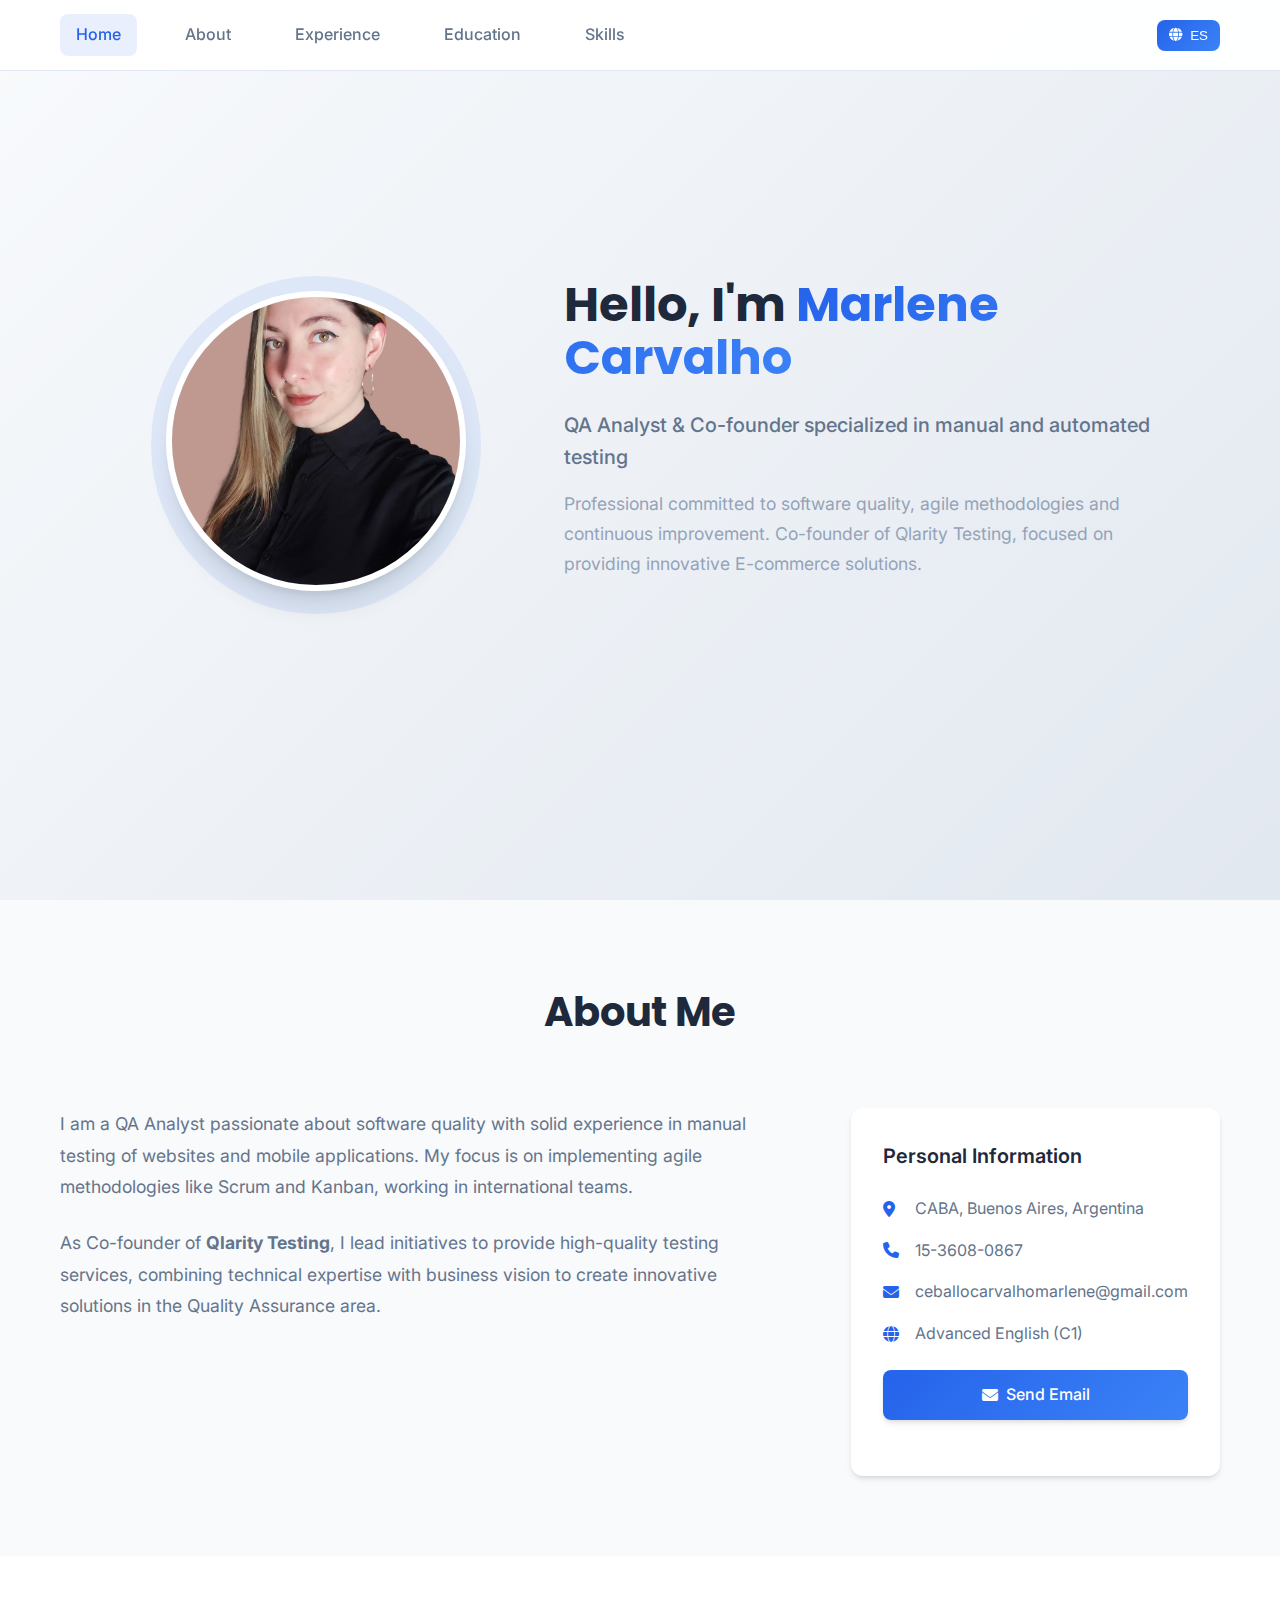
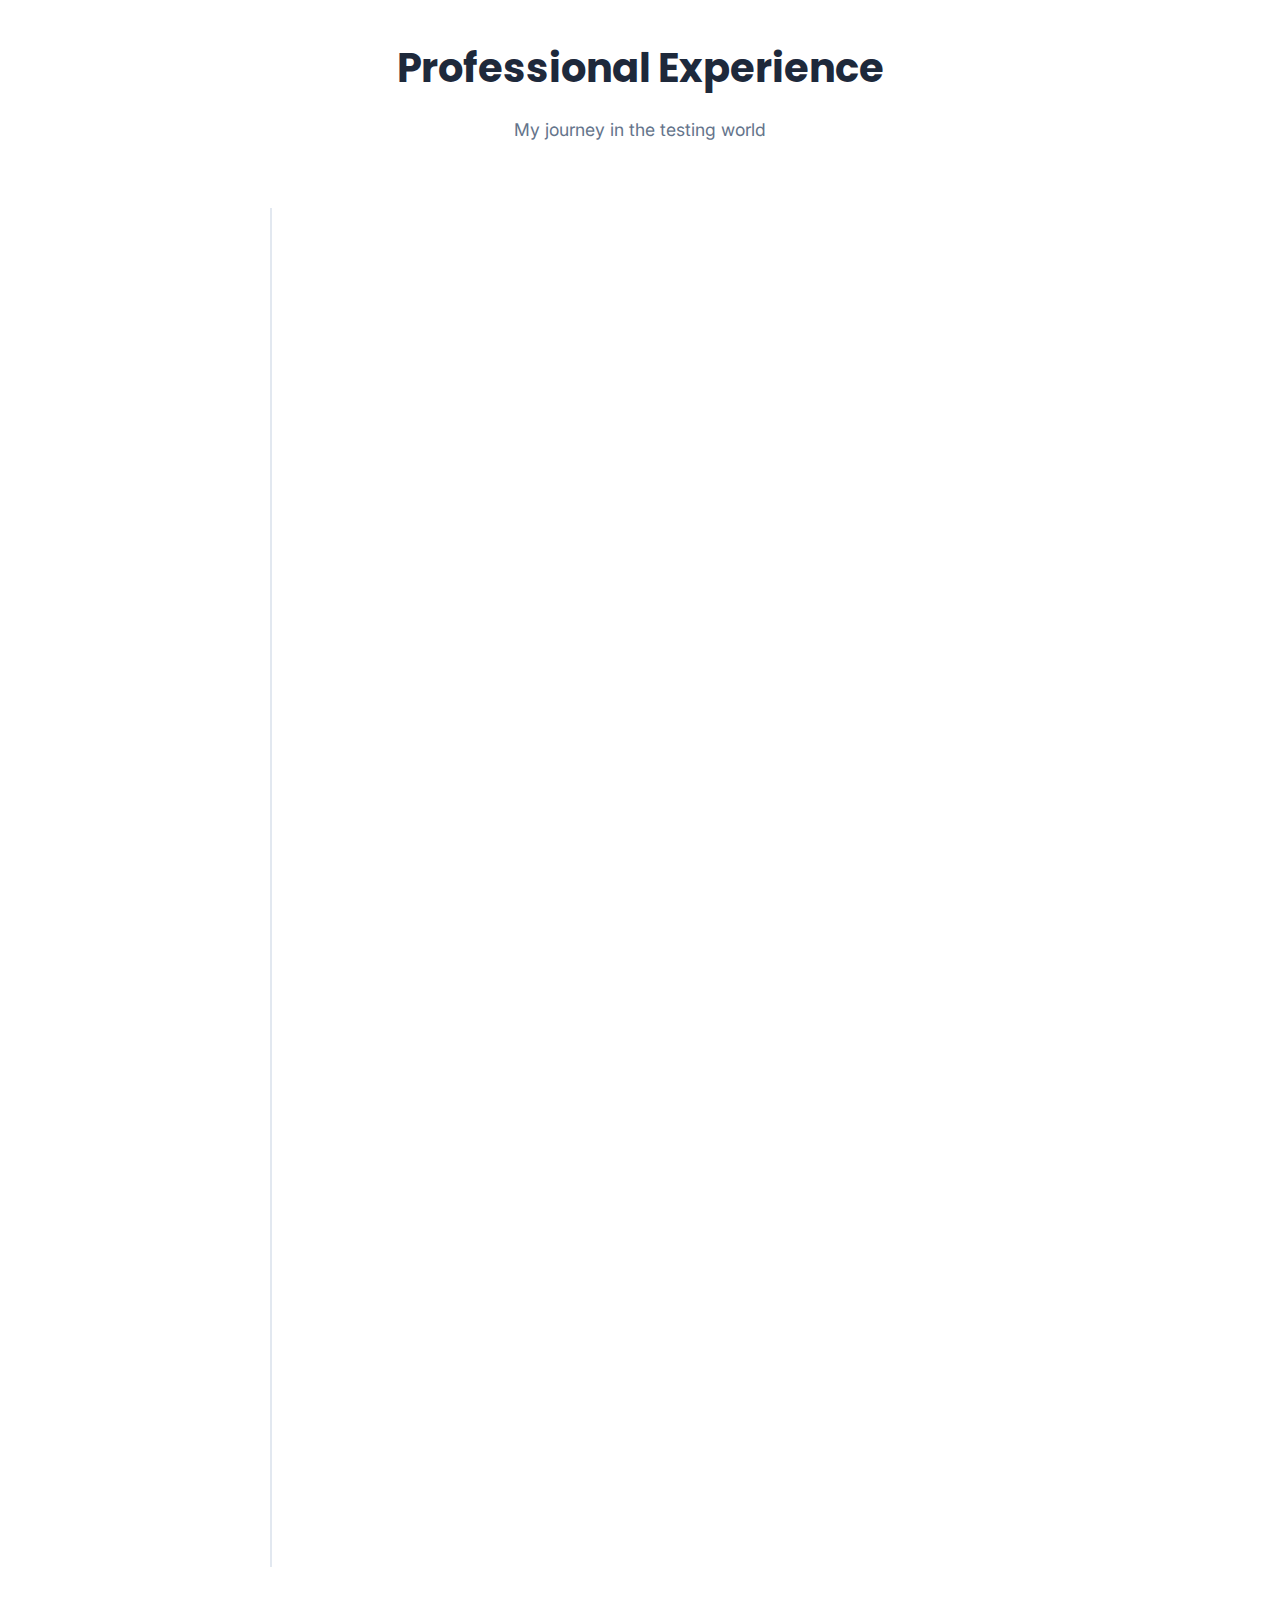
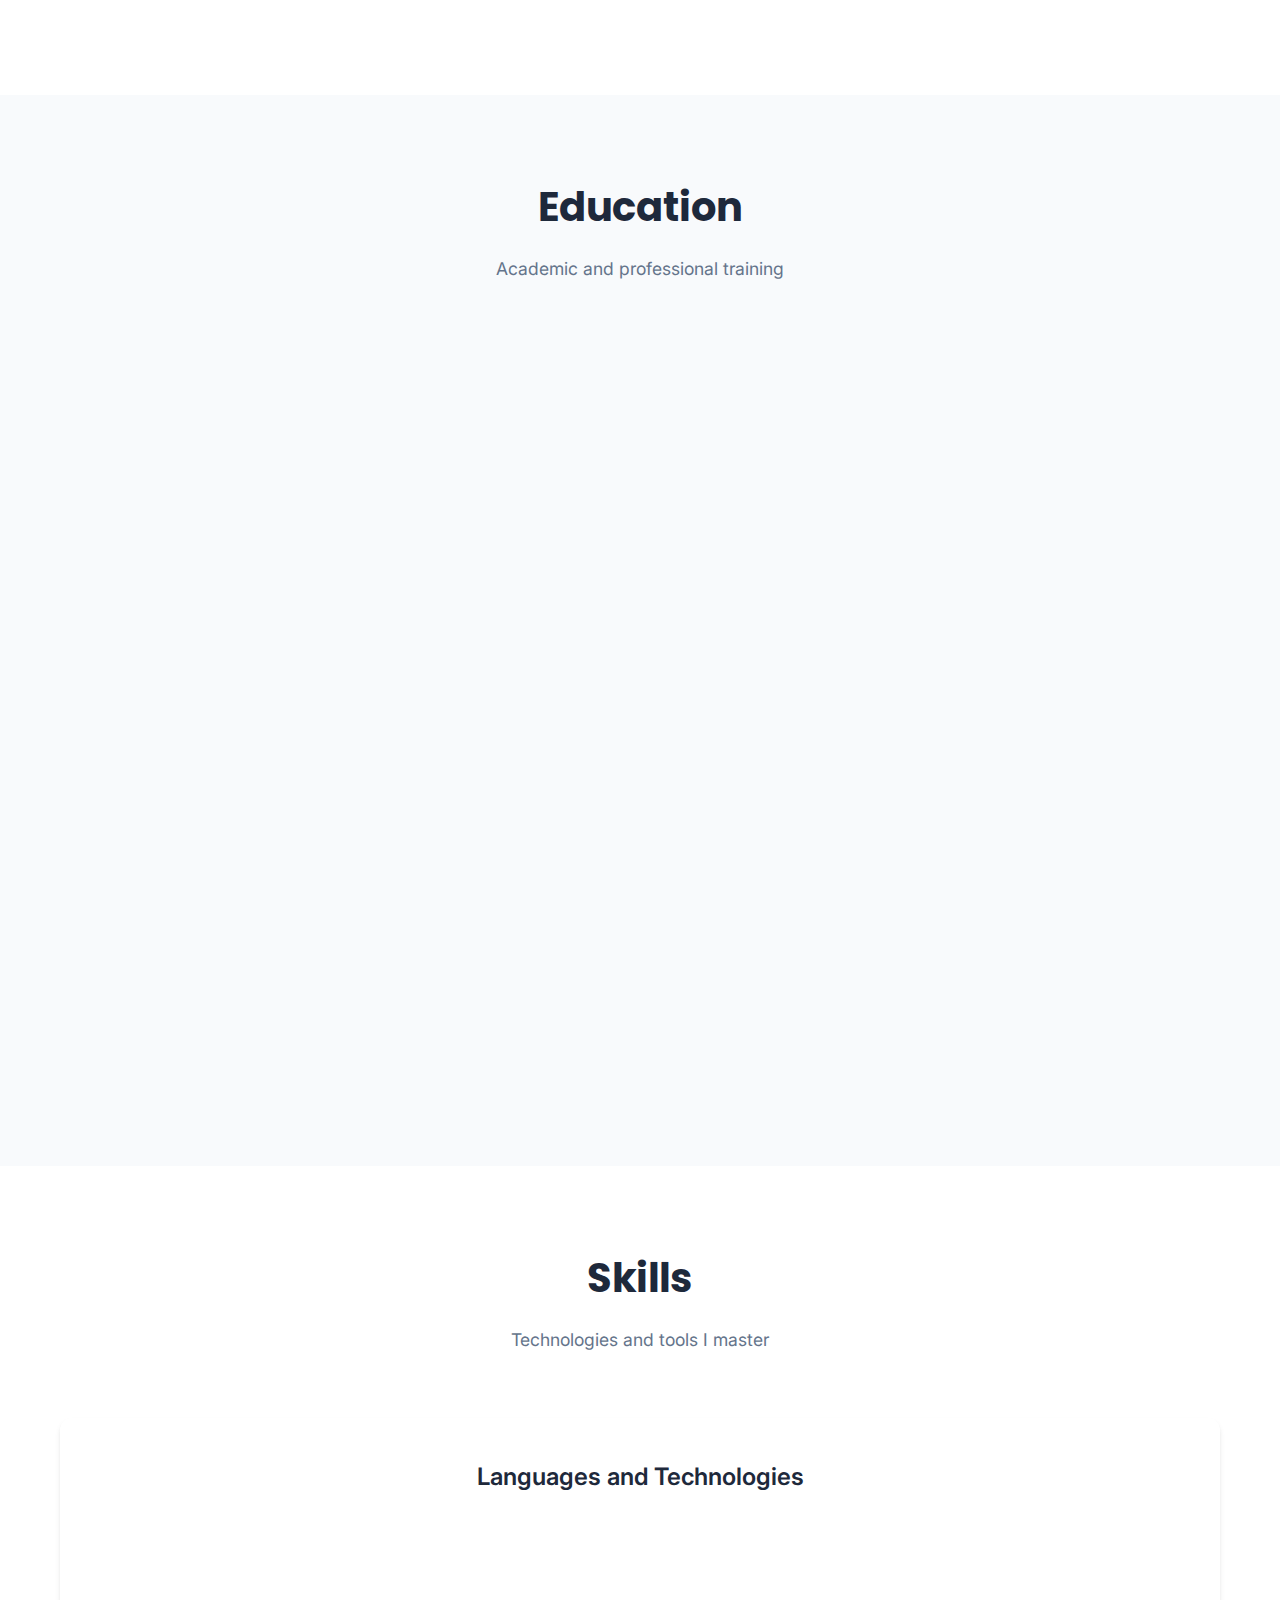
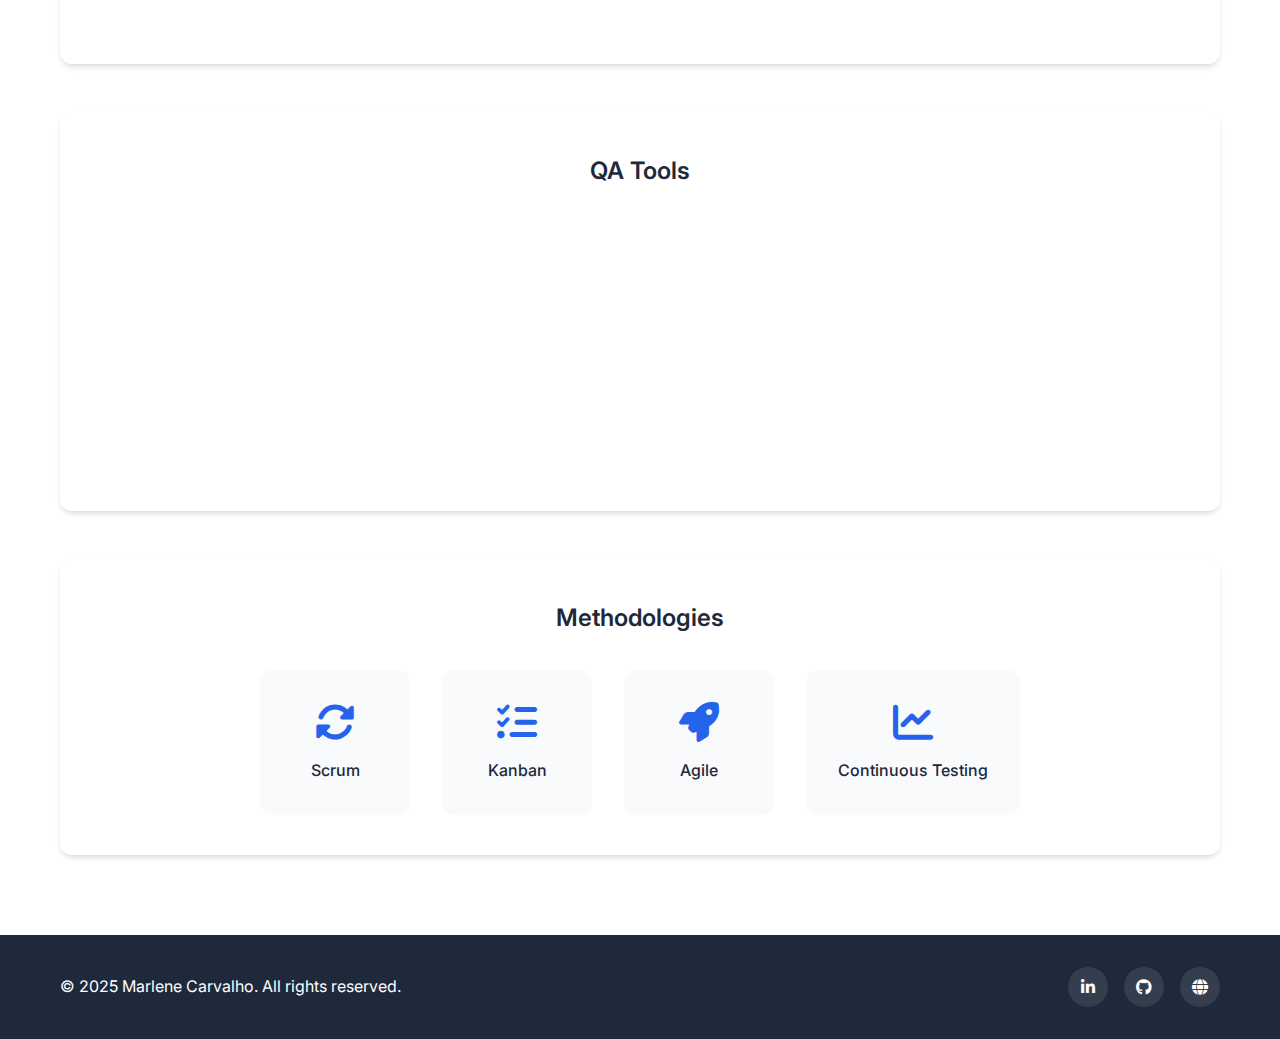
<file: index.html>
<!DOCTYPE html>
<html lang="en" id="html-root">
<head>
    <meta charset="UTF-8">
    <meta name="viewport" content="width=device-width, initial-scale=1.0">
    <title>Marlene Carvalho - QA Analyst & Co-founder</title>
    <link rel="preconnect" href="https://fonts.googleapis.com">
    <link rel="preconnect" href="https://fonts.gstatic.com" crossorigin>
    <link href="https://fonts.googleapis.com/css2?family=Inter:wght@300;400;500;600;700&family=Poppins:wght@400;500;600;700&display=swap" rel="stylesheet">
    <link rel="stylesheet" href="https://cdnjs.cloudflare.com/ajax/libs/font-awesome/6.4.0/css/all.min.css">
    <link rel="stylesheet" href="styles.css">
</head>
<body>
    <!-- Navigation -->
    <nav class="navbar">
        <div class="nav-container">
            <div class="nav-menu" id="nav-menu">
                <a href="#home" class="nav-link active" data-en="Home" data-es="Inicio">Home</a>
                <a href="#about" class="nav-link" data-en="About" data-es="Sobre mí">About</a>
                <a href="#experience" class="nav-link" data-en="Experience" data-es="Experiencia">Experience</a>
                <a href="#education" class="nav-link" data-en="Education" data-es="Educación">Education</a>
                <a href="#skills" class="nav-link" data-en="Skills" data-es="Habilidades">Skills</a>
            </div>
            <div class="nav-actions">
                <div class="language-switcher">
                    <button id="language-toggle" class="language-btn">
                        <i class="fas fa-globe"></i>
                        <span id="current-lang">ES</span>
                    </button>
                </div>
                <div class="hamburger" id="hamburger">
                    <span class="bar"></span>
                    <span class="bar"></span>
                    <span class="bar"></span>
                </div>
            </div>
        </div>
    </nav>

    <!-- Hero Section -->
    <section id="home" class="hero">
        <div class="hero-container">
            <div class="hero-content">
                <div class="hero-left">
                    <div class="hero-image">
                        <div class="image-container">
                            <img src="img/Perfilito.jpg" alt="Marlene Carvalho" class="hero-img">
                            <div class="image-decoration"></div>
                        </div>
                    </div>
                </div>
                <div class="hero-right">
                    <div class="hero-text">
                        <h1 class="hero-title">
                            <span data-en="Hello, I'm" data-es="Hola, soy">Hello, I'm</span> <span class="highlight">Marlene Carvalho</span>
                        </h1>
                        <p class="hero-subtitle" data-en="QA Analyst & Co-founder specialized in manual and automated testing" data-es="QA Analyst & Co-founder especializada en testing manual y automatizado">QA Analyst & Co-founder specialized in manual and automated testing</p>
                        <p class="hero-description" data-en="Professional committed to software quality, agile methodologies and continuous improvement. Co-founder of Qlarity Testing, focused on providing innovative E-commerce solutions." data-es="Profesional comprometida con la calidad del software, metodologías ágiles y la mejora continua. Co-fundadora de Qlarity Testing, enfocada en brindar soluciones en E-commerce innovadoras.">
                            Professional committed to software quality, agile methodologies and continuous improvement. 
                            Co-founder of Qlarity Testing, focused on providing innovative E-commerce solutions.
                        </p>
                    </div>
                </div>
            </div>
        </div>
    </section>

    <!-- About Section -->
    <section id="about" class="about">
        <div class="container">
            <div class="section-header">
                <h2 class="section-title" data-en="About Me" data-es="Sobre mí">About Me</h2>
            </div>
            <div class="about-content">
                <div class="about-text">
                    <p data-en="I am a QA Analyst passionate about software quality with solid experience in manual testing of websites and mobile applications. My focus is on implementing agile methodologies like Scrum and Kanban, working in international teams." data-es="Soy una QA Analyst apasionada por la calidad del software con experiencia sólida en testing manual de sitios web y aplicaciones móviles. Mi enfoque se centra en la implementación de metodologías ágiles como Scrum y Kanban, trabajando en equipos internacionales.">
                        I am a QA Analyst passionate about software quality with solid experience in manual testing 
                        of websites and mobile applications. My focus is on implementing agile methodologies 
                        like Scrum and Kanban, working in international teams.
                    </p>
                    <p data-en="As Co-founder of <strong>Qlarity Testing</strong>, I lead initiatives to provide high-quality testing services, combining technical expertise with business vision to create innovative solutions in the Quality Assurance area." data-es="Como Co-fundadora de <strong>Qlarity Testing</strong>, lidero iniciativas para brindar servicios de testing de alta calidad, combinando experiencia técnica con visión empresarial para crear soluciones innovadoras en el área de Quality Assurance.">
                        As Co-founder of <strong>Qlarity Testing</strong>, I lead initiatives to provide 
                        high-quality testing services, combining technical expertise with business vision to create 
                        innovative solutions in the Quality Assurance area.
                    </p>
                </div>
                <div class="about-info">
                    <div class="info-card">
                        <h3 data-en="Personal Information" data-es="Información Personal">Personal Information</h3>
                        <div class="info-item">
                            <i class="fas fa-map-marker-alt"></i>
                            <span>CABA, Buenos Aires, Argentina</span>
                        </div>
                        <div class="info-item">
                            <i class="fas fa-phone"></i>
                            <span>15-3608-0867</span>
                        </div>
                        <div class="info-item">
                            <i class="fas fa-envelope"></i>
                            <span>ceballocarvalhomarlene@gmail.com</span>
                        </div>
                        <div class="info-item">
                            <i class="fas fa-globe"></i>
                            <span data-en="Advanced English (C1)" data-es="Inglés avanzado (C1)">Advanced English (C1)</span>
                        </div>
                        
                        <div class="contact-button">
                            <a href="mailto:ceballocarvalhomarlene@gmail.com" class="btn btn-primary btn-full">
                                <i class="fas fa-envelope"></i>
                                <span data-en="Send Email" data-es="Enviar Email">Send Email</span>
                            </a>
                        </div>
                        
                    </div>
                </div>
            </div>
        </div>
    </section>

    <!-- Experience Section -->
    <section id="experience" class="experience">
        <div class="container">
            <div class="section-header">
                <h2 class="section-title" data-en="Professional Experience" data-es="Experiencia Profesional">Professional Experience</h2>
                <p class="section-subtitle" data-en="My journey in the testing world" data-es="Mi trayectoria en el mundo del testing">My journey in the testing world</p>
            </div>
            <div class="timeline">
                <div class="timeline-item">
                    <div class="timeline-marker"></div>
                    <div class="timeline-content">
                        <div class="timeline-header">
                            <h3>Co-founder & QA Lead</h3>
                            <span class="company">Qlarity Testing</span>
                            <span class="period" data-en="May 2025 - Present" data-es="Mayo 2025 - Presente">May 2025 - Present</span>
                        </div>
                        <p class="timeline-description" data-en="Co-founder of company specialized in Quality Assurance services. Leadership in testing strategies, implementation of quality processes and development of innovative solutions for international clients." data-es="Co-fundadora de empresa especializada en servicios de Quality Assurance. Liderazgo en estrategias de testing, implementación de procesos de calidad y desarrollo de soluciones innovadoras para clientes internacionales.">
                            Co-founder of company specialized in Quality Assurance services. Leadership in 
                            testing strategies, implementation of quality processes and development of 
                            innovative solutions for E-commerce sites.
                        </p>
                        <div class="timeline-tags">
                            <span class="tag" data-en="Leadership" data-es="Liderazgo">Leadership</span>
                            <span class="tag" data-en="QA Strategy" data-es="Estrategia QA">QA Strategy</span>
                            <span class="tag" data-en="Entrepreneurship" data-es="Emprendimiento">Entrepreneurship</span>
                            <span class="tag" data-en="Team Management" data-es="Gestión de equipos">Team Management</span>
                        </div>
                    </div>
                </div>

                <div class="timeline-item">
                    <div class="timeline-marker"></div>
                    <div class="timeline-content">
                        <div class="timeline-header">
                            <h3>Quality Assurance Tester</h3>
                            <span class="company">MRM Worldwide Argentina S.R.L.</span>
                            <span class="period" data-en="June 2022 - November 2023" data-es="Junio 2022 - Noviembre 2023">June 2022 - November 2023</span>
                        </div>
                        <p class="timeline-description" data-en="Implementation of Scrum/Kanban methodologies in international team. Comprehensive manual testing of websites and mobile applications, detailed reporting and issue tracking until resolution." data-es="Implementación de metodologías Scrum/Kanban en equipo internacional. Testing manual exhaustivo de sitios web y aplicaciones móviles, reporte detallado y seguimiento de issues hasta su resolución.">
                            Implementation of Scrum/Kanban methodologies in international team. Comprehensive manual 
                            testing of websites and mobile applications, detailed reporting and issue tracking 
                            until resolution.
                        </p>
                        <div class="timeline-tags">
                            <span class="tag">Scrum</span>
                            <span class="tag" data-en="Manual Testing" data-es="Testing Manual">Manual Testing</span>
                            <span class="tag" data-en="Mobile Testing" data-es="Mobile Testing">Mobile Testing</span>
                            <span class="tag" data-en="Bug Tracking" data-es="Bug Tracking">Bug Tracking</span>
                        </div>
                    </div>
                </div>

                <div class="timeline-item">
                    <div class="timeline-marker"></div>
                    <div class="timeline-content">
                        <div class="timeline-header">
                            <h3 data-en="Administrative Agent" data-es="Agente Administrativo">Administrative Agent</h3>
                            <span class="company" data-en="Federal Penitentiary Service" data-es="Servicio Penitenciario Federal">Federal Penitentiary Service</span>
                            <span class="period" data-en="December 2017 - Present" data-es="Diciembre 2017 - Presente">December 2017 - Present</span>
                        </div>
                        <p class="timeline-description" data-en="Administrative management using GDE System, effective communication with affiliates, identification and reporting of defects in SEIE System, contributing to continuous improvement of internal processes." data-es="Gestión administrativa utilizando Sistema GDE, comunicación efectiva con afiliados, identificación y reporte de defectos en el Sistema SEIE, contribuyendo a la mejora continua de procesos internos.">
                            Administrative management using GDE System, effective communication with affiliates, 
                            identification and reporting of defects in SEIE System, contributing to continuous 
                            improvement of internal processes.
                        </p>
                        <div class="timeline-tags">
                            <span class="tag" data-en="Administration" data-es="Administración">Administration</span>
                            <span class="tag" data-en="Systems" data-es="Sistemas">Systems</span>
                            <span class="tag" data-en="Communication" data-es="Comunicación">Communication</span>
                            <span class="tag" data-en="Processes" data-es="Procesos">Processes</span>
                        </div>
                    </div>
                </div>

                <div class="timeline-item">
                    <div class="timeline-marker"></div>
                    <div class="timeline-content">
                        <div class="timeline-header">
                            <h3 data-en="Marketing Assistant" data-es="Asistente en Marketing">Marketing Assistant</h3>
                            <span class="company" data-en="Cuatro Group Real Estate" data-es="Cuatro Group Bienes Raíces">Cuatro Group Real Estate</span>
                            <span class="period" data-en="September 2015 - August 2017" data-es="Septiembre 2015 - Agosto 2017">September 2015 - August 2017</span>
                        </div>
                        <p class="timeline-description" data-en="Comprehensive support in digital and traditional marketing strategies, acquisition and retention of new clients, real estate market analysis." data-es="Apoyo integral en estrategias de marketing digital y tradicional, captación y fidelización de nuevos clientes, análisis de mercado inmobiliario.">
                            Comprehensive support in digital and traditional marketing strategies, acquisition and 
                            retention of new clients, real estate market analysis.
                        </p>
                        <div class="timeline-tags">
                            <span class="tag" data-en="Marketing" data-es="Marketing">Marketing</span>
                            <span class="tag" data-en="Acquisition" data-es="Captación">Acquisition</span>
                            <span class="tag" data-en="Analysis" data-es="Análisis">Analysis</span>
                        </div>
                    </div>
                </div>
            </div>
        </div>
    </section>

    <!-- Education Section -->
    <section id="education" class="education">
        <div class="container">
            <div class="section-header">
                <h2 class="section-title" data-en="Education" data-es="Educación">Education</h2>
                <p class="section-subtitle" data-en="Academic and professional training" data-es="Formación académica y profesional">Academic and professional training</p>
            </div>
            <div class="education-grid">
                <div class="education-card">
                    <div class="education-icon">
                        <i class="fas fa-palette"></i>
                    </div>
                    <div class="education-content">
                        <h3 data-en="Web Design and Programming" data-es="Diseño y Programacion Web">Web Design and Programming</h3>
                        <p class="institution" data-en="Da Vinci First School of Multimedia Arts" data-es="Primera Escuela de Arte Multimedial Da Vinci">Da Vinci First School of Multimedia Arts</p>
                        <p class="period" data-en="August 2025 - In progress" data-es="Agosto 2025 - En curso">August 2025 - In progress</p>
                        <p class="description" data-en="Specialization in modern web design, user interfaces and digital experience." data-es="Especialización en diseño web moderno, interfaces de usuario y experiencia digital.">
                            Specialization in modern web design, user interfaces and digital experience.
                        </p>
                    </div>
                </div>
                <div class="education-card">
                    <div class="education-icon">
                        <i class="fas fa-graduation-cap"></i>
                    </div>
                    <div class="education-content">
                        <h3 data-en="Multimedia and Interaction Design" data-es="Diseño Multimedia y de Interacción">Multimedia and Interaction Design</h3>
                        <p class="institution" data-en="Argentine University of Enterprise (UADE)" data-es="Universidad Argentina de la Empresa (UADE)">Argentine University of Enterprise (UADE)</p>
                        <p class="period" data-en="March 2025 - July 2025" data-es="Marzo 2025 - Julio 2025">March 2025 - July 2025</p>
                        <p class="description" data-en="Comprehensive training in digital design, user experience and multimedia technologies." data-es="Formación integral en diseño digital, experiencia de usuario y tecnologías multimedia.">
                            Comprehensive training in digital design, user experience and multimedia technologies.
                        </p>
                    </div>
                </div>

                <div class="education-card">
                    <div class="education-icon">
                        <i class="fas fa-laptop-code"></i>
                    </div>
                    <div class="education-content">
                        <h3 data-en="Systems Analyst" data-es="Analista de Sistemas">Systems Analyst</h3>
                        <p class="institution" data-en="Da Vinci First School of Multimedia Arts" data-es="Primera Escuela de Arte Multimedial Da Vinci">Da Vinci First School of Multimedia Arts</p>
                        <p class="period" data-en="March 2020 - July 2021" data-es="Marzo 2020 - Julio 2021">March 2020 - July 2021</p>
                        <p class="description" data-en="Solid foundations in systems analysis, programming and software architecture." data-es="Fundamentos sólidos en análisis de sistemas, programación y arquitectura de software.">
                            Solid foundations in systems analysis, programming and software architecture.
                        </p>
                    </div>
                </div>

                <div class="education-card">
                    <div class="education-icon">
                        <i class="fas fa-certificate"></i>
                    </div>
                    <div class="education-content">
                        <h3 data-en="QA Bootcamp" data-es="Bootcamp QA">QA Bootcamp</h3>
                        <p class="institution">AcademiaQA.com</p>
                        <p class="period" data-en="May 2023 - June 2023" data-es="Mayo 2023 - Junio 2023">May 2023 - June 2023</p>
                        <p class="description" data-en="Intensive training in testing, advanced tools and agile methodologies." data-es="Intensivo en testing, herramientas avanzadas y metodologías ágiles.">
                            Intensive training in testing, advanced tools and agile methodologies.
                        </p>
                    </div>
                </div>
                <div class="education-card">
                    <div class="education-icon">
                        <i class="fas fa-bug"></i>
                    </div>
                    <div class="education-content">
                        <h3 data-en="QA Testing Course" data-es="Curso QA Testing">QA Testing Course</h3>
                        <p class="institution" data-en="'Codo a Codo' Program" data-es="Programa 'Codo a Codo'">Codo a Codo Program</p>
                        <p class="period" data-en="March 2022 - July 2022" data-es="Marzo 2022 - Julio 2022">March 2022 - July 2022</p>
                        <p class="description" data-en="Specialization in testing methodologies, QA tools and best practices." data-es="Especialización en metodologías de testing, herramientas QA y mejores prácticas.">
                            Specialization in testing methodologies, QA tools and best practices.
                        </p>
                    </div>
                </div>
            </div>
        </div>
    </section>

    <!-- Skills Section -->
    <section id="skills" class="skills">
        <div class="container">
            <div class="section-header">
                <h2 class="section-title" data-en="Skills" data-es="Habilidades">Skills</h2>
                <p class="section-subtitle" data-en="Technologies and tools I master" data-es="Tecnologías y herramientas que domino">Technologies and tools I master</p>
            </div>
            <div class="skills-content">
                <div class="skills-category">
                    <h3 data-en="Languages and Technologies" data-es="Lenguajes y Tecnologías">Languages and Technologies</h3>
                    <div class="skills-grid">
                        <div class="skill-item">
                            <i class="fab fa-html5"></i>
                            <span>HTML5</span>
                            <div class="skill-level">
                                <div class="skill-bar" data-level="90"></div>
                            </div>
                        </div>
                        <div class="skill-item">
                            <i class="fab fa-css3-alt"></i>
                            <span>CSS3</span>
                            <div class="skill-level">
                                <div class="skill-bar" data-level="85"></div>
                            </div>
                        </div>
                        <div class="skill-item">
                            <i class="fab fa-js-square"></i>
                            <span>JavaScript</span>
                            <div class="skill-level">
                                <div class="skill-bar" data-level="80"></div>
                            </div>
                        </div>
                        <div class="skill-item">
                            <i class="fas fa-database"></i>
                            <span>MySQL</span>
                            <div class="skill-level">
                                <div class="skill-bar" data-level="75"></div>
                            </div>
                        </div>
                    </div>
                </div>

                <div class="skills-category">
                    <h3 data-en="QA Tools" data-es="Herramientas de QA">QA Tools</h3>
                    <div class="tools-grid">
                        <div class="tool-item">
                            <div class="tool-icon">
                                <i class="fas fa-bug"></i>
                            </div>
                            <div class="tool-info">
                                <h4>Jira</h4>
                                <p data-en="Project management and bug tracking" data-es="Gestión de proyectos y tracking de bugs">Project management and bug tracking</p>
                            </div>
                        </div>
                        <div class="tool-item">
                            <div class="tool-icon">
                                <i class="fas fa-flask"></i>
                            </div>
                            <div class="tool-info">
                                <h4>Postman</h4>
                                <p data-en="API and web services testing" data-es="Testing de APIs y servicios web">API and web services testing</p>
                            </div>
                        </div>
                        <div class="tool-item">
                            <div class="tool-icon">
                                <i class="fas fa-robot"></i>
                            </div>
                            <div class="tool-info">
                                <h4>Selenium</h4>
                                <p data-en="Web testing automation" data-es="Automatización de testing web">Web testing automation</p>
                            </div>
                        </div>
                        <div class="tool-item">
                            <div class="tool-icon">
                                <i class="fas fa-cog"></i>
                            </div>
                            <div class="tool-info">
                                <h4>Cypress</h4>
                                <p data-en="Modern end-to-end testing" data-es="Testing end-to-end moderno">Modern end-to-end testing</p>
                            </div>
                        </div>
                        <div class="tool-item">
                            <div class="tool-icon">
                                <i class="fas fa-check-circle"></i>
                            </div>
                            <div class="tool-info">
                                <h4>Qase</h4>
                                <p data-en="Test case management" data-es="Gestión de casos de prueba">Test case management</p>
                            </div>
                        </div>
                        <div class="tool-item">
                            <div class="tool-icon">
                                <i class="fas fa-cloud"></i>
                            </div>
                            <div class="tool-info">
                                <h4>LambdaTest</h4>
                                <p data-en="Cross-browser cloud testing" data-es="Testing cross-browser en la nube">Cross-browser cloud testing</p>
                            </div>
                        </div>
                    </div>
                </div>

                <div class="skills-category">
                    <h3 data-en="Methodologies" data-es="Metodologías">Methodologies</h3>
                    <div class="methodologies">
                        <div class="methodology-item">
                            <i class="fas fa-sync-alt"></i>
                            <span>Scrum</span>
                        </div>
                        <div class="methodology-item">
                            <i class="fas fa-tasks"></i>
                            <span>Kanban</span>
                        </div>
                        <div class="methodology-item">
                            <i class="fas fa-rocket"></i>
                            <span>Agile</span>
                        </div>
                        <div class="methodology-item">
                            <i class="fas fa-chart-line"></i>
                            <span data-en="Continuous Testing" data-es="Continuous Testing">Continuous Testing</span>
                        </div>
                    </div>
                </div>
            </div>
        </div>
    </section>

    <!-- Footer -->
    <footer class="footer">
        <div class="container">
            <div class="footer-content">
                <p data-en="&copy; 2025 Marlene Carvalho. All rights reserved." data-es="&copy; 2025 Marlene Carvalho. Todos los derechos reservados.">&copy; 2025 Marlene Carvalho. All rights reserved.</p>
                <div class="footer-links">
                    <a href="https://www.linkedin.com/in/marlcarv/" target="_blank">
                        <i class="fab fa-linkedin-in"></i>
                    </a>
                    <a href="https://github.com/MarleneCarvalho23" target="_blank">
                        <i class="fab fa-github"></i>
                    </a>
                    <a href="https://qlaritytesting.com" target="_blank">
                        <i class="fas fa-globe"></i>
                    </a>
                </div>
            </div>
        </div>
    </footer>

    <script src="scripts.js"></script>
</body>
</html>
</file>
<file: styles.css>
/* Reset and Base Styles */
* {
    margin: 0;
    padding: 0;
    box-sizing: border-box;
}

:root {
    --primary-color: #2563eb;
    --primary-dark: #1d4ed8;
    --secondary-color: #64748b;
    --accent-color: #f59e0b;
    --text-primary: #1e293b;
    --text-secondary: #64748b;
    --text-light: #94a3b8;
    --bg-primary: #ffffff;
    --bg-secondary: #f8fafc;
    --bg-accent: #f1f5f9;
    --border-color: #e2e8f0;
    --shadow-sm: 0 1px 2px 0 rgb(0 0 0 / 0.05);
    --shadow-md: 0 4px 6px -1px rgb(0 0 0 / 0.1), 0 2px 4px -2px rgb(0 0 0 / 0.1);
    --shadow-lg: 0 10px 15px -3px rgb(0 0 0 / 0.1), 0 4px 6px -4px rgb(0 0 0 / 0.1);
    --shadow-xl: 0 20px 25px -5px rgb(0 0 0 / 0.1), 0 8px 10px -6px rgb(0 0 0 / 0.1);
    --gradient-primary: linear-gradient(135deg, #2563eb 0%, #3b82f6 100%);
    --gradient-secondary: linear-gradient(135deg, #64748b 0%, #475569 100%);
    --border-radius: 8px;
    --border-radius-lg: 12px;
    --transition: all 0.3s cubic-bezier(0.4, 0, 0.2, 1);
}

html {
    scroll-behavior: smooth;
}

body {
    font-family: 'Inter', -apple-system, BlinkMacSystemFont, 'Segoe UI', Roboto, sans-serif;
    line-height: 1.6;
    color: var(--text-primary);
    background-color: var(--bg-primary);
    overflow-x: hidden;
}

.container {
    max-width: 1200px;
    margin: 0 auto;
    padding: 0 20px;
}

/* Navigation */
.navbar {
    position: fixed;
    top: 0;
    left: 0;
    right: 0;
    background: rgba(255, 255, 255, 0.95);
    backdrop-filter: blur(10px);
    border-bottom: 1px solid var(--border-color);
    z-index: 1000;
    transition: var(--transition);
}

.nav-container {
    max-width: 1200px;
    margin: 0 auto;
    padding: 0 20px;
    display: flex;
    justify-content: space-between;
    align-items: center;
    height: 70px;
}

.nav-logo {
    display: flex;
    align-items: center;
    gap: 12px;
    font-weight: 600;
    color: var(--text-primary);
    text-decoration: none;
}

.profile-img {
    width: 40px;
    height: 40px;
    border-radius: 50%;
    object-fit: cover;
    border: 2px solid var(--primary-color);
}

.logo-text {
    font-size: 1.1rem;
    font-weight: 600;
}

.nav-menu {
    display: flex;
    gap: 2rem;
    list-style: none;
}

.nav-link {
    color: var(--text-secondary);
    text-decoration: none;
    font-weight: 500;
    padding: 8px 16px;
    border-radius: var(--border-radius);
    transition: var(--transition);
    position: relative;
}

.nav-link:hover,
.nav-link.active {
    color: var(--primary-color);
    background-color: rgba(37, 99, 235, 0.1);
}

.nav-actions {
    display: flex;
    align-items: center;
    gap: 1rem;
}

.language-switcher {
    display: flex;
    align-items: center;
}

.language-btn {
    display: flex;
    align-items: center;
    gap: 8px;
    padding: 8px 12px;
    background: var(--gradient-primary);
    color: white;
    border: none;
    border-radius: var(--border-radius);
    cursor: pointer;
    font-weight: 500;
    transition: var(--transition);
}

.language-btn:hover {
    transform: translateY(-1px);
    box-shadow: var(--shadow-md);
}

.hamburger {
    display: none;
    flex-direction: column;
    cursor: pointer;
    gap: 4px;
}

.bar {
    width: 25px;
    height: 3px;
    background-color: var(--text-primary);
    transition: var(--transition);
    border-radius: 2px;
}

/* Hero Section - Redesigned */
.hero {
    min-height: 100vh;
    display: flex;
    align-items: center;
    background: linear-gradient(135deg, #f8fafc 0%, #e2e8f0 100%);
    padding-top: 70px;
}

.hero-container {
    max-width: 1200px;
    margin: 0 auto;
    padding: 0 20px;
}

.hero-content {
    display: grid;
    grid-template-columns: 400px 1fr;
    gap: 3rem;
    align-items: center;
    min-height: 600px;
}

.hero-left {
    display: flex;
    justify-content: center;
    align-items: center;
}

.hero-right {
    display: flex;
    align-items: center;
}

.hero-image {
    position: relative;
}

.image-container {
    position: relative;
}

.hero-img {
    width: 300px;
    height: 300px;
    border-radius: 50%;
    object-fit: cover;
    border: 6px solid white;
    box-shadow: var(--shadow-xl);
    position: relative;
    z-index: 2;
}

.image-decoration {
    position: absolute;
    top: -15px;
    left: -15px;
    right: -15px;
    bottom: -15px;
    background: var(--gradient-primary);
    border-radius: 50%;
    z-index: 1;
    opacity: 0.1;
}

.hero-text {
    max-width: 600px;
}

.hero-title {
    font-family: 'Poppins', sans-serif;
    font-size: 3rem;
    font-weight: 700;
    line-height: 1.1;
    margin-bottom: 1.5rem;
    color: var(--text-primary);
}

.highlight {
    background: var(--gradient-primary);
    -webkit-background-clip: text;
    -webkit-text-fill-color: transparent;
    background-clip: text;
}

.hero-subtitle {
    font-size: 1.25rem;
    color: var(--text-secondary);
    margin-bottom: 1rem;
    font-weight: 500;
}

.hero-description {
    font-size: 1.1rem;
    color: var(--text-light);
    margin-bottom: 2rem;
    line-height: 1.7;
}

.hero-buttons {
    display: flex;
    gap: 1rem;
    flex-wrap: wrap;
}

.btn {
    display: inline-flex;
    align-items: center;
    gap: 8px;
    padding: 12px 24px;
    border-radius: var(--border-radius);
    text-decoration: none;
    font-weight: 500;
    transition: var(--transition);
    border: none;
    cursor: pointer;
    font-size: 1rem;
}

.btn-primary {
    background: var(--gradient-primary);
    color: white;
    box-shadow: var(--shadow-md);
}

.btn-primary:hover {
    transform: translateY(-2px);
    box-shadow: var(--shadow-lg);
}

.btn-secondary {
    background: white;
    color: var(--text-primary);
    border: 2px solid var(--border-color);
}

.btn-secondary:hover {
    border-color: var(--primary-color);
    color: var(--primary-color);
    transform: translateY(-2px);
}

.btn-full {
    width: 100%;
    justify-content: center;
}

/* Section Styles */
section {
    padding: 5rem 0;
}

.section-header {
    text-align: center;
    margin-bottom: 4rem;
}

.section-title {
    font-family: 'Poppins', sans-serif;
    font-size: 2.5rem;
    font-weight: 700;
    color: var(--text-primary);
    margin-bottom: 1rem;
}

.section-subtitle {
    font-size: 1.1rem;
    color: var(--text-secondary);
    max-width: 600px;
    margin: 0 auto;
}

/* About Section */
.about {
    background-color: var(--bg-secondary);
}

.about-content {
    display: grid;
    grid-template-columns: 2fr 1fr;
    gap: 4rem;
    align-items: start;
}

.about-text {
    font-size: 1.1rem;
    line-height: 1.8;
    color: var(--text-secondary);
}

.about-text p {
    margin-bottom: 1.5rem;
}

.about-stats {
    display: grid;
    grid-template-columns: repeat(3, 1fr);
    gap: 2rem;
    margin-top: 3rem;
}

.stat {
    text-align: center;
    padding: 1.5rem;
    background: white;
    border-radius: var(--border-radius-lg);
    box-shadow: var(--shadow-sm);
}

.stat-number {
    display: block;
    font-size: 2.5rem;
    font-weight: 700;
    color: var(--primary-color);
    margin-bottom: 0.5rem;
}

.stat-label {
    color: var(--text-secondary);
    font-size: 0.9rem;
}

.info-card {
    background: white;
    padding: 2rem;
    border-radius: var(--border-radius-lg);
    box-shadow: var(--shadow-md);
    height: fit-content;
}

.info-card h3 {
    font-size: 1.25rem;
    font-weight: 600;
    margin-bottom: 1.5rem;
    color: var(--text-primary);
}

.info-item {
    display: flex;
    align-items: center;
    gap: 12px;
    margin-bottom: 1rem;
    color: var(--text-secondary);
}

.info-item i {
    color: var(--primary-color);
    width: 20px;
}

.contact-button {
    margin: 1.5rem 0;
}

.social-links {
    display: flex;
    gap: 1rem;
    margin-top: 2rem;
}

.social-link {
    display: flex;
    align-items: center;
    justify-content: center;
    width: 40px;
    height: 40px;
    background: var(--gradient-primary);
    color: white;
    border-radius: 50%;
    text-decoration: none;
    transition: var(--transition);
}

.social-link:hover {
    transform: translateY(-2px);
    box-shadow: var(--shadow-md);
}

/* Timeline */
.timeline {
    position: relative;
    max-width: 800px;
    margin: 0 auto;
}

.timeline::before {
    content: '';
    position: absolute;
    left: 30px;
    top: 0;
    bottom: 0;
    width: 2px;
    background: var(--border-color);
}

.timeline-item {
    position: relative;
    margin-bottom: 3rem;
    padding-left: 80px;
}

.timeline-marker {
    position: absolute;
    left: 22px;
    top: 0;
    width: 16px;
    height: 16px;
    background: var(--primary-color);
    border-radius: 50%;
    border: 4px solid white;
    box-shadow: var(--shadow-md);
}

.timeline-content {
    background: white;
    padding: 2rem;
    border-radius: var(--border-radius-lg);
    box-shadow: var(--shadow-md);
    transition: var(--transition);
}

.timeline-content:hover {
    transform: translateY(-4px);
    box-shadow: var(--shadow-lg);
}

.timeline-header {
    margin-bottom: 1rem;
}

.timeline-header h3 {
    font-size: 1.25rem;
    font-weight: 600;
    color: var(--text-primary);
    margin-bottom: 0.5rem;
}

.company {
    color: var(--primary-color);
    font-weight: 500;
    display: block;
    margin-bottom: 0.25rem;
}

.period {
    color: var(--text-light);
    font-size: 0.9rem;
}

.timeline-description {
    color: var(--text-secondary);
    line-height: 1.7;
    margin-bottom: 1.5rem;
}

.timeline-tags {
    display: flex;
    flex-wrap: wrap;
    gap: 0.5rem;
}

.tag {
    background: rgba(37, 99, 235, 0.1);
    color: var(--primary-color);
    padding: 4px 12px;
    border-radius: 20px;
    font-size: 0.85rem;
    font-weight: 500;
}

/* Education Section */
.education {
    background-color: var(--bg-secondary);
}

.education-grid {
    display: grid;
    grid-template-columns: repeat(auto-fit, minmax(300px, 1fr));
    gap: 2rem;
}

.education-card {
    background: white;
    padding: 2rem;
    border-radius: var(--border-radius-lg);
    box-shadow: var(--shadow-md);
    transition: var(--transition);
    text-align: center;
}

.education-card:hover {
    transform: translateY(-4px);
    box-shadow: var(--shadow-lg);
}

.education-icon {
    width: 60px;
    height: 60px;
    background: var(--gradient-primary);
    border-radius: 50%;
    display: flex;
    align-items: center;
    justify-content: center;
    margin: 0 auto 1.5rem;
    color: white;
    font-size: 1.5rem;
}

.education-content h3 {
    font-size: 1.25rem;
    font-weight: 600;
    color: var(--text-primary);
    margin-bottom: 0.5rem;
}

.institution {
    color: var(--primary-color);
    font-weight: 500;
    margin-bottom: 0.5rem;
}

.period {
    color: var(--text-light);
    font-size: 0.9rem;
    margin-bottom: 1rem;
}

.description {
    color: var(--text-secondary);
    line-height: 1.6;
}

/* Skills Section */
.skills-content {
    display: grid;
    gap: 3rem;
}

.skills-category {
    background: white;
    padding: 2.5rem;
    border-radius: var(--border-radius-lg);
    box-shadow: var(--shadow-md);
}

.skills-category h3 {
    font-size: 1.5rem;
    font-weight: 600;
    color: var(--text-primary);
    margin-bottom: 2rem;
    text-align: center;
}

.skills-grid {
    display: grid;
    grid-template-columns: repeat(auto-fit, minmax(250px, 1fr));
    gap: 2rem;
}

.skill-item {
    display: flex;
    align-items: center;
    gap: 1rem;
}

.skill-item i {
    font-size: 2rem;
    color: var(--primary-color);
    width: 40px;
}

.skill-item span {
    font-weight: 500;
    color: var(--text-primary);
    flex: 1;
}

.skill-level {
    flex: 2;
    height: 8px;
    background: var(--bg-accent);
    border-radius: 4px;
    overflow: hidden;
}

.skill-bar {
    height: 100%;
    background: var(--gradient-primary);
    border-radius: 4px;
    transition: width 1s ease-in-out;
    width: 0%;
}

.tools-grid {
    display: grid;
    grid-template-columns: repeat(auto-fit, minmax(280px, 1fr));
    gap: 1.5rem;
}

.tool-item {
    display: flex;
    align-items: center;
    gap: 1rem;
    padding: 1.5rem;
    background: var(--bg-secondary);
    border-radius: var(--border-radius);
    transition: var(--transition);
}

.tool-item:hover {
    transform: translateY(-2px);
    box-shadow: var(--shadow-md);
}

.tool-icon {
    width: 50px;
    height: 50px;
    background: var(--gradient-primary);
    border-radius: var(--border-radius);
    display: flex;
    align-items: center;
    justify-content: center;
    color: white;
    font-size: 1.25rem;
}

.tool-info h4 {
    font-weight: 600;
    color: var(--text-primary);
    margin-bottom: 0.25rem;
}

.tool-info p {
    color: var(--text-secondary);
    font-size: 0.9rem;
}

.methodologies {
    display: flex;
    justify-content: center;
    flex-wrap: wrap;
    gap: 2rem;
}

.methodology-item {
    display: flex;
    flex-direction: column;
    align-items: center;
    gap: 1rem;
    padding: 2rem;
    background: var(--bg-secondary);
    border-radius: var(--border-radius-lg);
    transition: var(--transition);
    min-width: 150px;
}

.methodology-item:hover {
    transform: translateY(-4px);
    box-shadow: var(--shadow-md);
}

.methodology-item i {
    font-size: 2.5rem;
    color: var(--primary-color);
}

.methodology-item span {
    font-weight: 500;
    color: var(--text-primary);
}

/* Footer */
.footer {
    background: var(--text-primary);
    color: white;
    padding: 2rem 0;
    text-align: center;
}

.footer-content {
    display: flex;
    justify-content: space-between;
    align-items: center;
    flex-wrap: wrap;
    gap: 1rem;
}

.footer-links {
    display: flex;
    gap: 1rem;
}

.footer-links a {
    display: flex;
    align-items: center;
    justify-content: center;
    width: 40px;
    height: 40px;
    background: rgba(255, 255, 255, 0.1);
    color: white;
    border-radius: 50%;
    text-decoration: none;
    transition: var(--transition);
}

.footer-links a:hover {
    background: var(--primary-color);
    transform: translateY(-2px);
}

/* Responsive Design */
@media (max-width: 768px) {
    .hamburger {
        display: flex;
    }

    .nav-menu {
        position: fixed;
        left: -100%;
        top: 70px;
        flex-direction: column;
        background-color: white;
        width: 100%;
        text-align: center;
        transition: 0.3s;
        box-shadow: var(--shadow-lg);
        padding: 2rem 0;
    }

    .nav-menu.active {
        left: 0;
    }

    .hamburger.active .bar:nth-child(2) {
        opacity: 0;
    }

    .hamburger.active .bar:nth-child(1) {
        transform: translateY(7px) rotate(45deg);
    }

    .hamburger.active .bar:nth-child(3) {
        transform: translateY(-7px) rotate(-45deg);
    }

    .hero-content {
        grid-template-columns: 1fr;
        gap: 2rem;
        text-align: center;
    }

    .hero-left {
        order: 1;
    }

    .hero-right {
        order: 2;
    }

    .hero-title {
        font-size: 2.5rem;
    }

    .hero-img {
        width: 250px;
        height: 250px;
    }

    .about-content {
        grid-template-columns: 1fr;
        gap: 2rem;
    }

    .about-stats {
        grid-template-columns: 1fr;
        gap: 1rem;
    }

    .timeline::before {
        left: 20px;
    }

    .timeline-marker {
        left: 12px;
    }

    .timeline-item {
        padding-left: 60px;
    }

    .education-grid {
        grid-template-columns: 1fr;
    }

    .footer-content {
        flex-direction: column;
        text-align: center;
    }

    .section-title {
        font-size: 2rem;
    }

    .container {
        padding: 0 15px;
    }

    section {
        padding: 3rem 0;
    }

    .nav-actions {
        gap: 0.5rem;
    }

    .language-btn {
        padding: 6px 10px;
        font-size: 0.9rem;
    }
}

@media (max-width: 480px) {
    .hero-title {
        font-size: 2rem;
    }

    .hero-buttons {
        flex-direction: column;
        align-items: center;
    }

    .btn {
        width: 100%;
        justify-content: center;
    }

    .skills-grid {
        grid-template-columns: 1fr;
    }

    .tools-grid {
        grid-template-columns: 1fr;
    }

    .methodologies {
        grid-template-columns: repeat(2, 1fr);
    }
}

/* Animations */
@keyframes fadeInUp {
    from {
        opacity: 0;
        transform: translateY(30px);
    }
    to {
        opacity: 1;
        transform: translateY(0);
    }
}

@keyframes fadeInLeft {
    from {
        opacity: 0;
        transform: translateX(-30px);
    }
    to {
        opacity: 1;
        transform: translateX(0);
    }
}

@keyframes fadeInRight {
    from {
        opacity: 0;
        transform: translateX(30px);
    }
    to {
        opacity: 1;
        transform: translateX(0);
    }
}

.animate-fade-in-up {
    animation: fadeInUp 0.6s ease-out;
}

.animate-fade-in-left {
    animation: fadeInLeft 0.6s ease-out;
}

.animate-fade-in-right {
    animation: fadeInRight 0.6s ease-out;
}

/* Scroll animations */
.scroll-animate {
    opacity: 0;
    transform: translateY(30px);
    transition: all 0.6s ease-out;
}

.scroll-animate.animate {
    opacity: 1;
    transform: translateY(0);
}
</file>
